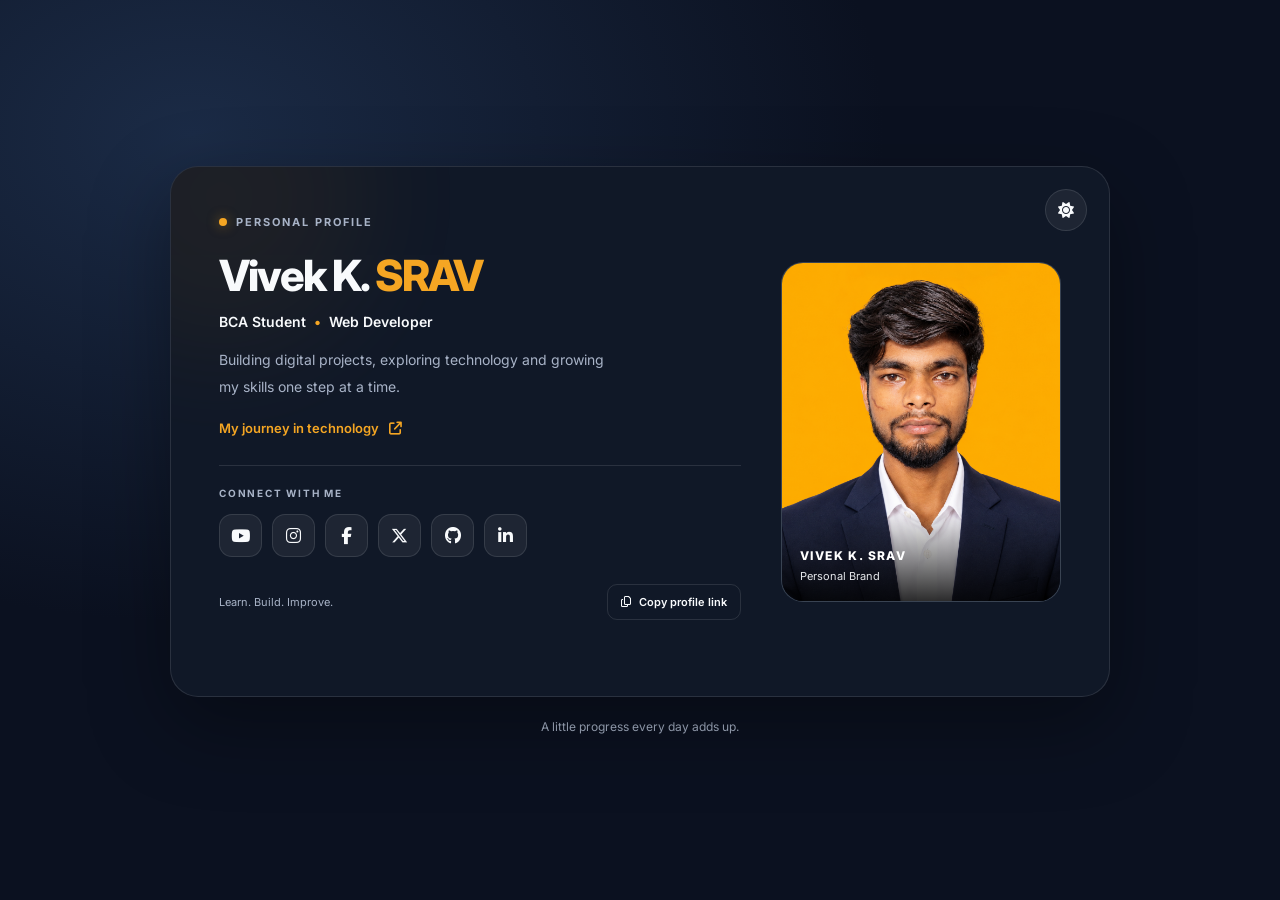
<file: index.html>
<!DOCTYPE html>
<html lang="en">
<head>
    <meta charset="UTF-8">
    <meta name="viewport" content="width=device-width, initial-scale=1.0">
    <meta name="description"
          content="Official profile of Vivek K. SRAV. Explore my technology journey, projects and social profiles.">

    <meta name="theme-color" content="#101827">
    <link rel="canonical" href="https://vivekkumarsrav.github.io/">

    <title>Vivek K. SRAV | Personal Profile</title>

    <link rel="preconnect" href="https://fonts.googleapis.com">
    <link rel="preconnect" href="https://fonts.gstatic.com" crossorigin>

    <link href="https://fonts.googleapis.com/css2?family=Inter:wght@400;500;600;700;800&display=swap"
          rel="stylesheet">

    <link rel="stylesheet"
          href="https://cdnjs.cloudflare.com/ajax/libs/font-awesome/6.5.1/css/all.min.css">

    <link rel="stylesheet" href="style.css">
    <script src="script.js" defer></script>
</head>

<body>
    <main class="page-container">

        <article class="profile-card">

            <button class="theme-toggle"
                    id="themeToggle"
                    type="button"
                    aria-label="Switch to light theme"
                    title="Toggle theme">
                <i class="fa-solid fa-sun" aria-hidden="true"></i>
            </button>

            <div class="profile-content">

                <div class="eyebrow">
                    <span class="status-dot"></span>
                    PERSONAL PROFILE
                </div>

                <h1>Vivek K. <span>SRAV</span></h1>

                <p class="role">
                    BCA Student <span>•</span> Web Developer
                </p>

                <p class="description">
                    Building digital projects, exploring technology
                    and growing my skills one step at a time.
                </p>

                <a class="brand-link"
                   href="https://www.linkedin.com/in/vivekkumarsrav/"
                   target="_blank"
                   rel="noopener noreferrer">
                    <span>My journey in technology</span>
                    <i class="fa-solid fa-arrow-up-right-from-square"
                       aria-hidden="true"></i>
                </a>

                <div class="divider"></div>

                <p class="social-heading">CONNECT WITH ME</p>

                <nav class="social-links" aria-label="Social media profiles">

                    <a href="https://www.youtube.com/@vivekkumarsrav"
                       target="_blank" rel="noopener noreferrer"
                       aria-label="YouTube" title="YouTube">
                        <i class="fa-brands fa-youtube" aria-hidden="true"></i>
                    </a>

                    <a href="https://www.instagram.com/vivekkumarsrav/"
                       target="_blank" rel="noopener noreferrer"
                       aria-label="Instagram" title="Instagram">
                        <i class="fa-brands fa-instagram" aria-hidden="true"></i>
                    </a>

                    <a href="https://www.facebook.com/vivekkumarsrav/"
                       target="_blank" rel="noopener noreferrer"
                       aria-label="Facebook" title="Facebook">
                        <i class="fa-brands fa-facebook-f" aria-hidden="true"></i>
                    </a>

                    <a href="https://x.com/vivekkumarsrav"
                       target="_blank" rel="noopener noreferrer"
                       aria-label="X" title="X">
                        <i class="fa-brands fa-x-twitter" aria-hidden="true"></i>
                    </a>

                    <a href="https://github.com/vivekkumarsrav"
                       target="_blank" rel="noopener noreferrer"
                       aria-label="GitHub" title="GitHub">
                        <i class="fa-brands fa-github" aria-hidden="true"></i>
                    </a>

                    <a href="https://www.linkedin.com/in/vivekkumarsrav/"
                       target="_blank" rel="noopener noreferrer"
                       aria-label="LinkedIn" title="LinkedIn">
                        <i class="fa-brands fa-linkedin-in" aria-hidden="true"></i>
                    </a>

                </nav>

                <div class="card-footer">
                    <span>Learn. Build. Improve.</span>

                    <button id="copyButton" class="copy-button" type="button">
                        <i class="fa-regular fa-copy" aria-hidden="true"></i>
                        <span>Copy profile link</span>
                    </button>
                </div>

                <p id="copyMessage" class="copy-message"
                   role="status" aria-live="polite"></p>

            </div>

            <div class="profile-image">
                <img src="vivekkumarsrav.png"
                     alt="Portrait of Vivek K. SRAV"
                     fetchpriority="high">

                <div class="image-caption">
                    <span>VIVEK K. SRAV</span>
                    <span>Personal Brand</span>
                </div>
            </div>

        </article>

        <p class="page-note">A little progress every day adds up.</p>

    </main>
</body>
</html>
</file>
<file: style.css>
/* ---------- Base styles ---------- */

:root {
    color-scheme: dark;
    --page-bg: #0b1120;
    --card-bg: #101827;
    --text: #f8fafc;
    --muted: #a8b3c7;
    --accent: #f5a623;
    --border: rgba(255, 255, 255, 0.11);
    --icon-bg: rgba(255, 255, 255, 0.06);
    --shadow: rgba(0, 0, 0, 0.35);
}

* {
    margin: 0;
    padding: 0;
    box-sizing: border-box;
}

body {
    min-height: 100vh;
    font-family: "Inter", sans-serif;
    background:
        radial-gradient(ellipse at 15% 15%, #1b2b46 0%, transparent 45%),
        var(--page-bg);
    color: var(--text);
    display: grid;
    place-items: center;
    padding: 32px 18px;
    transition: background 0.3s, color 0.3s;
}

button,
a {
    -webkit-tap-highlight-color: transparent;
}

button {
    font: inherit;
}

a {
    color: inherit;
}

/* ---------- Main layout ---------- */

.page-container {
    width: 100%;
    max-width: 940px;
}

.profile-card {
    position: relative;
    display: grid;
    grid-template-columns: 1fr 280px;
    align-items: center;
    gap: 40px;
    padding: 48px;
    background: var(--card-bg);
    border: 1px solid var(--border);
    border-radius: 28px;
    box-shadow: 0 28px 80px var(--shadow);
    overflow: hidden;
    isolation: isolate;
    transition: background 0.3s, border-color 0.3s;
}

.profile-card::before {
    content: "";
    position: absolute;
    top: -120px;
    left: -100px;
    width: 300px;
    height: 300px;
    border-radius: 50%;
    background: var(--accent);
    opacity: 0.06;
    filter: blur(60px);
    z-index: -1;
}

/* ---------- Theme button ---------- */

.theme-toggle {
    position: absolute;
    top: 22px;
    right: 22px;
    width: 42px;
    height: 42px;
    border-radius: 50%;
    border: 1px solid var(--border);
    background: var(--icon-bg);
    color: var(--text);
    cursor: pointer;
    transition: transform 0.2s, background 0.2s;
}

.theme-toggle:hover {
    transform: rotate(15deg);
    background: var(--accent);
    color: #101827;
}

/* ---------- Profile content ---------- */

.profile-content {
    min-width: 0;
}

.eyebrow {
    display: flex;
    align-items: center;
    gap: 9px;
    color: var(--muted);
    font-size: 11px;
    font-weight: 700;
    letter-spacing: 2px;
    margin-bottom: 22px;
}

.status-dot {
    width: 8px;
    height: 8px;
    background: var(--accent);
    border-radius: 50%;
    box-shadow: 0 0 12px rgba(245, 166, 35, 0.5);
}

.profile-content h1 {
    font-size: clamp(30px, 4vw, 43px);
    font-weight: 800;
    line-height: 1.15;
    letter-spacing: -1.8px;
    margin-bottom: 13px;
}

.profile-content h1 span {
    color: var(--accent);
}

.role {
    font-size: 14px;
    font-weight: 600;
    color: var(--text);
    margin-bottom: 17px;
}

.role span {
    color: var(--accent);
    padding: 0 4px;
}

.description {
    max-width: 390px;
    font-size: 14px;
    line-height: 1.9;
    color: var(--muted);
}

.brand-link {
    display: inline-flex;
    align-items: center;
    gap: 10px;
    margin-top: 20px;
    font-size: 13px;
    font-weight: 600;
    color: var(--accent);
    text-decoration: none;
    transition: gap 0.2s;
}

.brand-link:hover {
    gap: 15px;
}

.divider {
    height: 1px;
    background: var(--border);
    margin: 28px 0 21px;
}

.social-heading {
    color: var(--muted);
    font-size: 10px;
    font-weight: 700;
    letter-spacing: 1.8px;
    margin-bottom: 15px;
}

/* ---------- Social icons ---------- */

.social-links {
    display: flex;
    flex-wrap: wrap;
    gap: 10px;
}

.social-links a {
    display: grid;
    place-items: center;
    width: 43px;
    height: 43px;
    border-radius: 13px;
    background: var(--icon-bg);
    border: 1px solid var(--border);
    color: var(--text);
    font-size: 17px;
    text-decoration: none;
    transition:
        transform 0.22s ease,
        background 0.22s ease,
        color 0.22s ease;
}

.social-links a:hover {
    background: var(--accent);
    color: #101827;
    transform: translateY(-4px);
}

a:focus-visible,
button:focus-visible {
    outline: 2px solid var(--accent);
    outline-offset: 4px;
}

/* ---------- Footer and copy button ---------- */

.card-footer {
    display: flex;
    align-items: center;
    justify-content: space-between;
    gap: 12px;
    flex-wrap: wrap;
    margin-top: 27px;
    color: var(--muted);
    font-size: 11px;
}

.copy-button {
    display: inline-flex;
    align-items: center;
    gap: 8px;
    padding: 10px 13px;
    border: 1px solid var(--border);
    border-radius: 10px;
    background: transparent;
    color: var(--text);
    font-size: 11px;
    font-weight: 600;
    cursor: pointer;
    transition: background 0.2s, color 0.2s;
}

.copy-button:hover {
    background: var(--accent);
    color: #101827;
}

.copy-message {
    min-height: 18px;
    margin-top: 10px;
    font-size: 12px;
    color: var(--accent);
}

/* ---------- Profile image ---------- */

.profile-image {
    position: relative;
    height: 340px;
    border-radius: 22px;
    overflow: hidden;
    background: #202c3d;
    border: 1px solid var(--border);
}

.profile-image img {
    width: 100%;
    height: 100%;
    display: block;
    object-fit: cover;
    object-position: center;
    transition: transform 0.5s ease;
}

.profile-image:hover img {
    transform: scale(1.045);
}

.image-caption {
    position: absolute;
    inset: auto 0 0;
    display: flex;
    flex-direction: column;
    gap: 6px;
    padding: 36px 18px 18px;
    background: linear-gradient(transparent, rgba(0, 0, 0, 0.82));
}

.image-caption span:first-child {
    color: white;
    font-size: 12px;
    font-weight: 800;
    letter-spacing: 1.4px;
}

.image-caption span:last-child {
    color: #e5e7eb;
    font-size: 11px;
}

/* ---------- Page footer ---------- */

.page-note {
    text-align: center;
    margin-top: 22px;
    color: var(--muted);
    font-size: 12px;
}

/* ---------- Light theme ---------- */

body.light-theme {
    color-scheme: light;
    --page-bg: #f2f4f8;
    --card-bg: #ffffff;
    --text: #182235;
    --muted: #647084;
    --accent: #bd7600;
    --border: rgba(24, 34, 53, 0.12);
    --icon-bg: #f0f2f6;
    --shadow: rgba(31, 41, 55, 0.12);
}

body.light-theme {
    background:
        radial-gradient(ellipse at 15% 15%, #fff0ce 0%, transparent 45%),
        var(--page-bg);
}

/* ---------- Responsive design ---------- */

@media (max-width: 720px) {
    body {
        padding: 22px 14px;
    }

    .profile-card {
        grid-template-columns: 1fr;
        gap: 28px;
        padding: 30px 24px;
        border-radius: 23px;
    }

    .profile-content {
        order: 2;
    }

    .profile-image {
        order: 1;
        width: 100%;
        max-width: 270px;
        height: 270px;
        margin: 0 auto;
        border-radius: 20px;
    }

    .theme-toggle {
        top: 16px;
        right: 16px;
        z-index: 2;
    }

    .profile-content h1 {
        font-size: clamp(29px, 7vw, 38px);
    }

    .description {
        max-width: 100%;
    }
}

@media (max-width: 380px) {
    .profile-card {
        padding: 25px 18px;
    }

    .social-links {
        gap: 8px;
    }

    .social-links a {
        width: 39px;
        height: 39px;
    }
}

/* Respect reduced-motion preferences */

@media (prefers-reduced-motion: reduce) {
    *,
    *::before,
    *::after {
        scroll-behavior: auto !important;
        animation-duration: 0.01ms !important;
        transition-duration: 0.01ms !important;
    }
}
</file>
